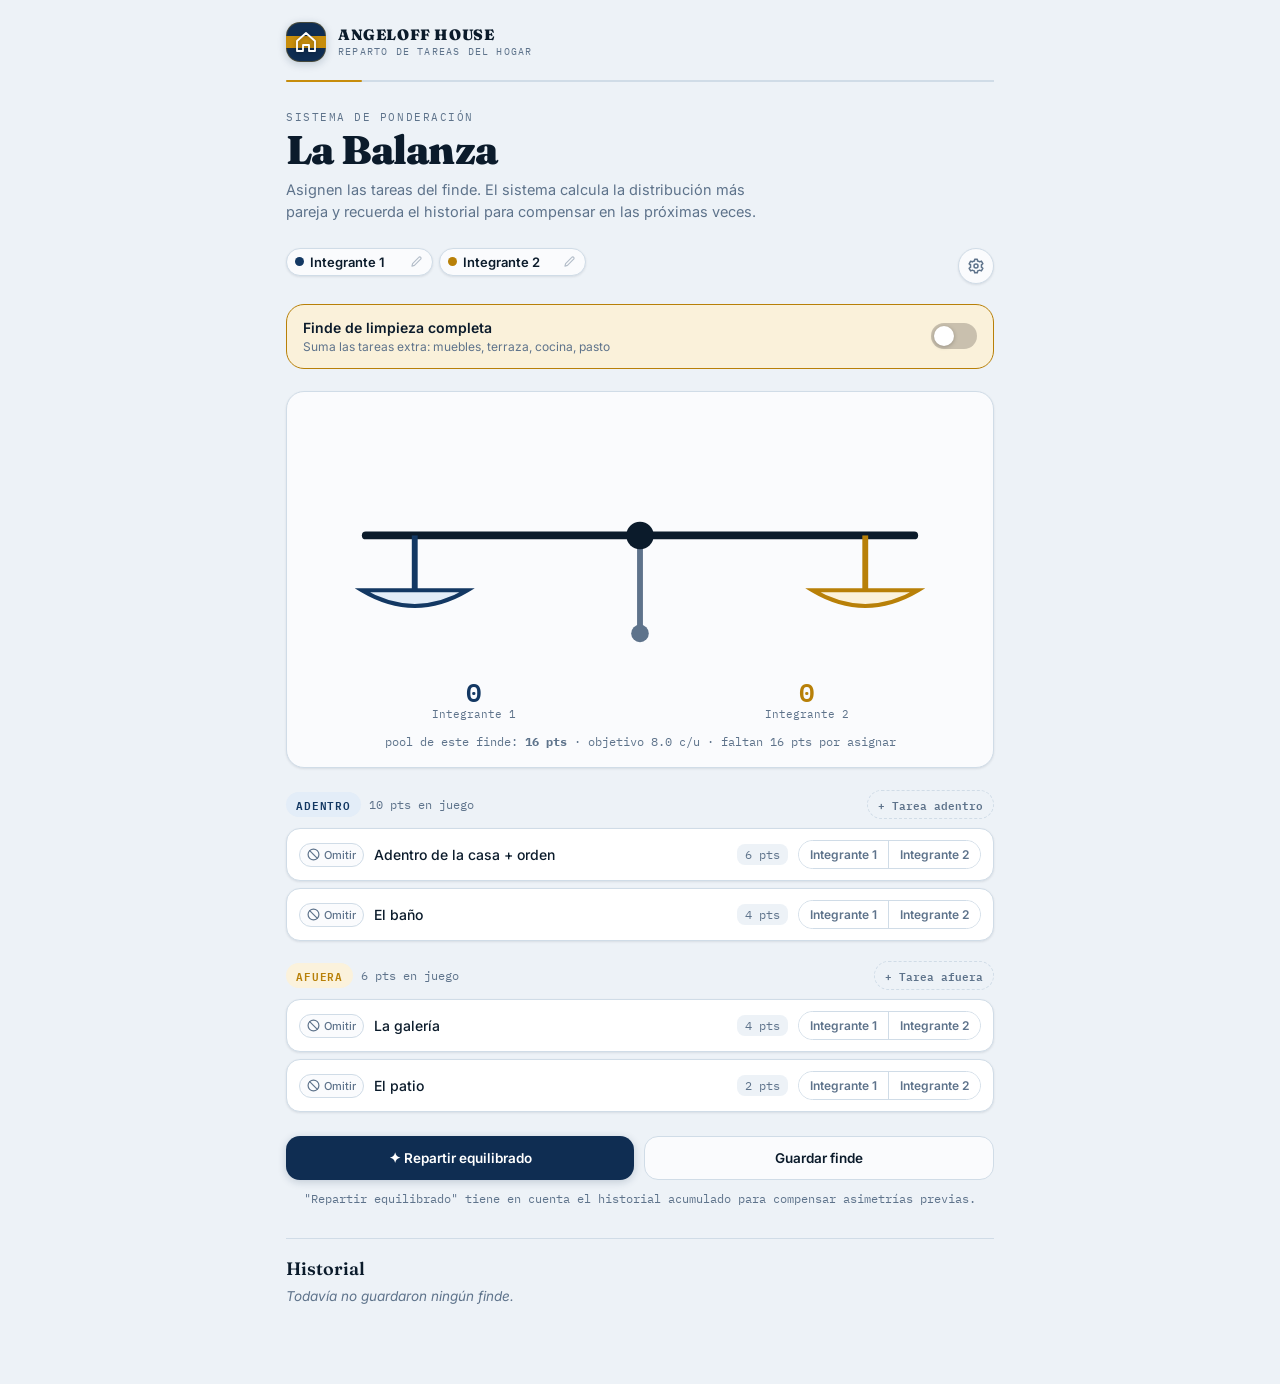
<file: index.html>
<!DOCTYPE html>
<html lang="es">
<head>
  <meta charset="UTF-8">
  <meta name="viewport" content="width=device-width, initial-scale=1.0">
  <title>La Balanza — Angeloff House</title>
  <meta name="description" content="Sistema de reparto equitativo de tareas del hogar para Angeloff House. La Balanza calcula la distribución más pareja y recuerda el historial para compensar cada finde.">
  <meta name="theme-color" content="#0F2D52">
  <link rel="preconnect" href="https://fonts.googleapis.com">
  <link href="https://fonts.googleapis.com/css2?family=Fraunces:opsz,wght@9..144,300;9..144,400;9..144,600;9..144,900&family=Inter:wght@400;500;600;700&family=IBM+Plex+Mono:wght@400;500;600&display=swap" rel="stylesheet">
  <link rel="stylesheet" href="css/main.css">
</head>
<body>
  <div id="app" role="main" aria-label="La Balanza — Reparto de tareas">Cargando…</div>
  <script type="module" src="js/app.js"></script>
</body>
</html>
</file>
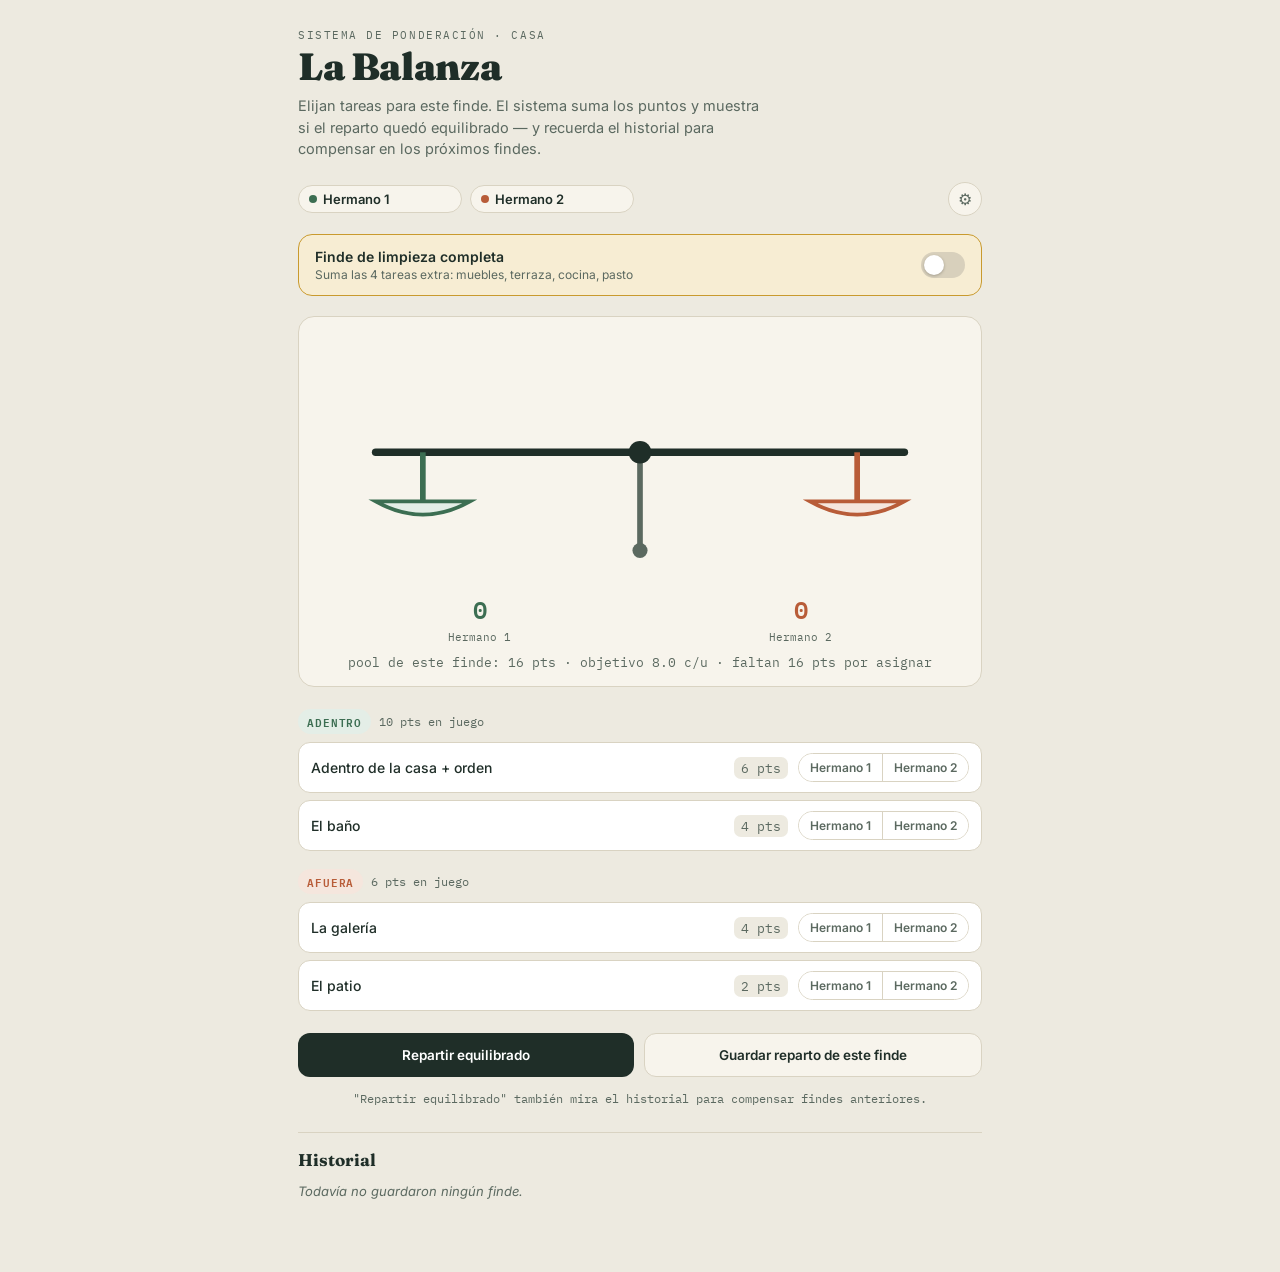
<file: balanza-tareas.html>
<!DOCTYPE html>
<html lang="es">
<head>
<meta charset="UTF-8">
<meta name="viewport" content="width=device-width, initial-scale=1.0">
<title>La Balanza — Reparto de tareas</title>
<link rel="preconnect" href="https://fonts.googleapis.com">
<link href="https://fonts.googleapis.com/css2?family=Fraunces:opsz,wght@9..144,400;9..144,600;9..144,900&family=Inter:wght@400;500;600;700&family=IBM+Plex+Mono:wght@500;600&display=swap" rel="stylesheet">
<style>
  :root{
    --bg:#EDEAE0;
    --paper:#F7F4EC;
    --ink:#1F2E28;
    --ink-soft:#5B6960;
    --adentro:#3C6E52;
    --adentro-soft:#E4EEE7;
    --afuera:#B85C38;
    --afuera-soft:#F5E6DD;
    --completa:#C99A2E;
    --completa-soft:#F7EDD3;
    --line:#D9D3C2;
    --white:#FFFFFF;
    --p0:#3C6E52;
    --p1:#B85C38;
  }
  *{box-sizing:border-box;}
  body{
    margin:0;
    background:var(--bg);
    color:var(--ink);
    font-family:'Inter',sans-serif;
    -webkit-font-smoothing:antialiased;
  }
  .app{
    max-width:720px;
    margin:0 auto;
    padding:28px 18px 60px;
  }
  .eyebrow{
    font-family:'IBM Plex Mono',monospace;
    font-size:11px;
    letter-spacing:.14em;
    text-transform:uppercase;
    color:var(--ink-soft);
    margin:0 0 6px;
  }
  h1{
    font-family:'Fraunces',serif;
    font-weight:900;
    font-size:38px;
    line-height:1.02;
    margin:0 0 8px;
    letter-spacing:-0.01em;
  }
  .sub{
    color:var(--ink-soft);
    font-size:14.5px;
    line-height:1.5;
    margin:0 0 22px;
    max-width:52ch;
  }

  /* ---- top bar: names + settings ---- */
  .topbar{
    display:flex;
    justify-content:space-between;
    align-items:center;
    gap:10px;
    margin-bottom:18px;
  }
  .names{
    display:flex;
    gap:8px;
    flex-wrap:wrap;
  }
  .name-chip{
    display:flex;
    align-items:center;
    gap:6px;
    background:var(--paper);
    border:1px solid var(--line);
    border-radius:999px;
    padding:5px 12px 5px 10px;
    font-size:13px;
    font-weight:600;
  }
  .name-chip .dot{width:8px;height:8px;border-radius:50%;flex:none;}
  .name-chip input{
    border:none;background:transparent;font:inherit;font-weight:600;
    width:auto; min-width:2ch; max-width:14ch; color:var(--ink);
    padding:0;
  }
  .name-chip input:focus{outline:none; border-bottom:1px solid var(--ink-soft);}
  .gear{
    border:1px solid var(--line);
    background:var(--paper);
    border-radius:999px;
    width:34px;height:34px;
    display:flex;align-items:center;justify-content:center;
    cursor:pointer;
    color:var(--ink-soft);
    flex:none;
  }
  .gear:hover{color:var(--ink);}

  /* ---- settings panel ---- */
  .settings{
    background:var(--paper);
    border:1px solid var(--line);
    border-radius:14px;
    padding:16px 18px;
    margin-bottom:20px;
    display:none;
  }
  .settings.open{display:block;}
  .settings h3{
    font-family:'Fraunces',serif;
    font-size:16px;
    margin:0 0 10px;
  }
  .weight-row{
    display:flex;
    align-items:center;
    justify-content:space-between;
    padding:7px 0;
    border-bottom:1px solid var(--line);
    font-size:13.5px;
  }
  .weight-row:last-child{border-bottom:none;}
  .weight-row input{
    width:52px;
    font-family:'IBM Plex Mono',monospace;
    font-size:13px;
    text-align:center;
    border:1px solid var(--line);
    border-radius:7px;
    padding:4px 2px;
    background:var(--white);
  }

  /* ---- toggle: completa ---- */
  .completa-toggle{
    display:flex;
    align-items:center;
    justify-content:space-between;
    background:var(--completa-soft);
    border:1px solid var(--completa);
    border-radius:14px;
    padding:13px 16px;
    margin-bottom:20px;
  }
  .completa-toggle .label{font-size:14px;font-weight:600;}
  .completa-toggle .label small{
    display:block;font-weight:400;color:var(--ink-soft);font-size:12px;margin-top:2px;
  }
  .switch{
    position:relative;width:44px;height:26px;flex:none;cursor:pointer;
  }
  .switch input{position:absolute;opacity:0;width:100%;height:100%;margin:0;cursor:pointer;}
  .switch .track{
    position:absolute;inset:0;background:#D8D0BC;border-radius:999px;transition:background .18s;
  }
  .switch .knob{
    position:absolute;top:3px;left:3px;width:20px;height:20px;border-radius:50%;
    background:var(--white);transition:transform .18s; box-shadow:0 1px 3px rgba(0,0,0,.25);
  }
  .switch input:checked + .track{background:var(--completa);}
  .switch input:checked + .track + .knob{transform:translateX(18px);}

  /* ---- balance beam (signature element) ---- */
  .beam-wrap{
    background:var(--paper);
    border:1px solid var(--line);
    border-radius:16px;
    padding:22px 20px 16px;
    margin-bottom:22px;
  }
  .beam-svg{width:100%;height:auto;display:block;}
  .beam-pivot{transform-origin:170px 60px; transition:transform .35s cubic-bezier(.34,1.4,.64,1);}
  .beam-nums{
    display:flex;justify-content:space-between;margin-top:6px;
    font-family:'IBM Plex Mono',monospace;
  }
  .beam-nums .side{text-align:center;flex:1;}
  .beam-nums .side .n{font-size:24px;font-weight:600;}
  .beam-nums .side .lbl{font-size:11px;color:var(--ink-soft);margin-top:2px;}
  .beam-status{
    text-align:center;font-size:12.5px;color:var(--ink-soft);margin-top:10px;
    font-family:'IBM Plex Mono',monospace;
  }

  /* ---- zone groups ---- */
  .zone{margin-bottom:18px;}
  .zone-head{
    display:flex;align-items:center;gap:8px;margin-bottom:8px;
  }
  .zone-head .tag{
    font-family:'IBM Plex Mono',monospace;
    font-size:11px;letter-spacing:.08em;text-transform:uppercase;
    padding:3px 9px;border-radius:999px;font-weight:600;
  }
  .zone-head.adentro .tag{background:var(--adentro-soft);color:var(--adentro);}
  .zone-head.afuera .tag{background:var(--afuera-soft);color:var(--afuera);}
  .zone-head .zsum{font-size:12px;color:var(--ink-soft);font-family:'IBM Plex Mono',monospace;}

  .task{
    display:flex;align-items:center;gap:10px;
    background:var(--white);
    border:1px solid var(--line);
    border-radius:12px;
    padding:10px 12px;
    margin-bottom:7px;
  }
  .task.completa-tag{border-left:3px solid var(--completa);}
  .task .tname{flex:1;font-size:14px;font-weight:500;}
  .task .tw{
    font-family:'IBM Plex Mono',monospace;
    font-size:12.5px;color:var(--ink-soft);
    background:var(--bg);border-radius:7px;padding:3px 7px;flex:none;
  }
  .assign{
    display:flex;border:1px solid var(--line);border-radius:999px;overflow:hidden;flex:none;
  }
  .assign button{
    border:none;background:var(--white);padding:6px 11px;font-size:12px;font-weight:600;
    cursor:pointer;color:var(--ink-soft);font-family:'Inter',sans-serif;
    border-right:1px solid var(--line);
  }
  .assign button:last-child{border-right:none;}
  .assign button.active-0{background:var(--adentro);color:var(--white);}
  .assign button.active-1{background:var(--afuera);color:var(--white);}

  /* ---- actions ---- */
  .actions{
    display:flex;gap:10px;margin:22px 0 10px;flex-wrap:wrap;
  }
  .btn{
    flex:1;min-width:150px;
    border:none;border-radius:12px;padding:13px 14px;
    font-family:'Inter',sans-serif;font-weight:600;font-size:13.5px;
    cursor:pointer;
  }
  .btn-primary{background:var(--ink);color:var(--white);}
  .btn-ghost{background:var(--paper);color:var(--ink);border:1px solid var(--line);}
  .btn:active{transform:translateY(1px);}

  /* ---- history ---- */
  .history{
    margin-top:26px;border-top:1px solid var(--line);padding-top:16px;
  }
  .history h3{
    font-family:'Fraunces',serif;font-size:17px;margin:0 0 4px;
  }
  .history .cum{
    display:flex;gap:16px;margin:10px 0 14px;
    font-family:'IBM Plex Mono',monospace;font-size:13px;
  }
  .history .cum span b{display:block;font-size:19px;}
  .hist-row{
    display:flex;justify-content:space-between;font-size:12.5px;
    padding:7px 0;border-bottom:1px solid var(--line);color:var(--ink-soft);
  }
  .hist-row:last-child{border-bottom:none;}
  .hist-row b{color:var(--ink);font-weight:600;}
  .empty-hist{font-size:13px;color:var(--ink-soft);font-style:italic;}

  .status-line{
    font-size:11.5px;color:var(--ink-soft);text-align:center;margin-top:14px;
    font-family:'IBM Plex Mono',monospace;
  }

  @media (max-width:420px){
    h1{font-size:30px;}
    .assign button{padding:6px 8px;font-size:11px;}
  }
</style>
</head>
<body>
<div class="app" id="app">Cargando…</div>

<script>
(function(){

const TASKS = [
  {id:'adentro_orden', name:'Adentro de la casa + orden', zone:'adentro', kind:'generica'},
  {id:'baño',           name:'El baño',                     zone:'adentro', kind:'generica'},
  {id:'muebles',         name:'Los muebles (sin piezas)',    zone:'adentro', kind:'completa'},
  {id:'galeria',         name:'La galería',                  zone:'afuera',  kind:'generica'},
  {id:'patio',           name:'El patio',                    zone:'afuera',  kind:'generica'},
  {id:'terraza',         name:'La terraza',                  zone:'afuera',  kind:'completa'},
  {id:'cocina',          name:'La cocina',                    zone:'afuera',  kind:'completa'},
  {id:'pasto',           name:'Cortar el pasto',              zone:'afuera',  kind:'completa'},
];

const DEFAULT_WEIGHTS = {
  adentro_orden:6, baño:4, muebles:2, galeria:4, patio:2, terraza:3, cocina:2, pasto:2
};
const DEFAULT_NAMES = ['Hermano 1','Hermano 2'];

let state = {
  weights: {...DEFAULT_WEIGHTS},
  names: [...DEFAULT_NAMES],
  isCompleta: false,
  assign: {},        // taskId -> -1 (sin asignar) | 0 | 1
  history: [],        // {date, completa, totals:[a,b], names:[..]}
  settingsOpen: false,
  loaded: false,
};

TASKS.forEach(t => state.assign[t.id] = -1);

const app = document.getElementById('app');

function visibleTasks(){
  return TASKS.filter(t => t.kind === 'generica' || (state.isCompleta && t.kind === 'completa'));
}

function totals(){
  const t = [0,0];
  visibleTasks().forEach(task=>{
    const a = state.assign[task.id];
    if(a===0 || a===1) t[a] += Number(state.weights[task.id])||0;
  });
  return t;
}

function totalPool(){
  return visibleTasks().reduce((s,t)=> s + (Number(state.weights[t.id])||0), 0);
}

function cumulative(){
  const c=[0,0];
  state.history.forEach(h=>{ c[0]+=h.totals[0]; c[1]+=h.totals[1]; });
  return c;
}

function autoBalance(){
  const tasks = visibleTasks();
  const n = tasks.length;
  if(n===0) return;
  const cum = cumulative();
  // bias: start from cumulative gap so this session compensates history
  const bias = cum[0]-cum[1];
  let best=null, bestDiff=Infinity;
  const lim = 1<<n;
  for(let mask=0; mask<lim; mask++){
    let s0=0,s1=0;
    for(let i=0;i<n;i++){
      const w = Number(state.weights[tasks[i].id])||0;
      if(mask & (1<<i)) s0+=w; else s1+=w;
    }
    const diff = Math.abs((s0+bias)-s1);
    if(diff<bestDiff){ bestDiff=diff; best=mask; }
  }
  tasks.forEach((t,i)=>{ state.assign[t.id] = (best & (1<<i)) ? 0 : 1; });
  render();
}

function resetAssignments(){
  TASKS.forEach(t=> state.assign[t.id] = -1);
  render();
}

function saveSession(){
  const t = totals();
  if(t[0]===0 && t[1]===0){ return; }
  state.history.unshift({
    date: new Date().toLocaleDateString('es-AR', {day:'2-digit',month:'short'}),
    completa: state.isCompleta,
    totals: t,
    names: [...state.names],
  });
  state.history = state.history.slice(0,25);
  persist();
  resetAssignments();
}

async function persist(){
  try{
    await window.storage.set('config', JSON.stringify({weights:state.weights, names:state.names}), false);
    await window.storage.set('history', JSON.stringify(state.history), false);
  }catch(e){ console.error('storage error', e); }
}

async function load(){
  try{
    const cfg = await window.storage.get('config', false);
    if(cfg && cfg.value){
      const parsed = JSON.parse(cfg.value);
      if(parsed.weights) state.weights = {...DEFAULT_WEIGHTS, ...parsed.weights};
      if(parsed.names) state.names = parsed.names;
    }
  }catch(e){ /* no config yet */ }
  try{
    const hist = await window.storage.get('history', false);
    if(hist && hist.value){ state.history = JSON.parse(hist.value); }
  }catch(e){ /* no history yet */ }
  state.loaded = true;
  render();
}

function setAssign(taskId, val){
  state.assign[taskId] = (state.assign[taskId]===val) ? -1 : val;
  render();
}

function beamAngle(){
  const t = totals();
  const pool = totalPool() || 1;
  const diff = t[0]-t[1];
  const angle = Math.max(-14, Math.min(14, (diff/pool)*28));
  return angle;
}

function render(){
  const t = totals();
  const pool = totalPool();
  const angle = beamAngle();
  const cum = cumulative();
  const vt = visibleTasks();

  const adentroTasks = vt.filter(x=>x.zone==='adentro');
  const afueraTasks = vt.filter(x=>x.zone==='afuera');
  const adentroSum = adentroTasks.reduce((s,x)=>s+(Number(state.weights[x.id])||0),0);
  const afueraSum = afueraTasks.reduce((s,x)=>s+(Number(state.weights[x.id])||0),0);

  function taskRow(task){
    const w = state.weights[task.id];
    const a = state.assign[task.id];
    return `
      <div class="task ${task.kind==='completa'?'completa-tag':''}">
        <div class="tname">${task.name}</div>
        <div class="tw">${w} pt${w==1?'':'s'}</div>
        <div class="assign">
          <button data-task="${task.id}" data-val="0" class="${a===0?'active-0':''}">${state.names[0]}</button>
          <button data-task="${task.id}" data-val="1" class="${a===1?'active-1':''}">${state.names[1]}</button>
        </div>
      </div>`;
  }

  app.innerHTML = `
    <p class="eyebrow">Sistema de ponderación · casa</p>
    <h1>La Balanza</h1>
    <p class="sub">Elijan tareas para este finde. El sistema suma los puntos y muestra si el reparto quedó equilibrado — y recuerda el historial para compensar en los próximos findes.</p>

    <div class="topbar">
      <div class="names">
        <div class="name-chip"><span class="dot" style="background:var(--p0)"></span><input id="name0" value="${state.names[0]}" maxlength="16"></div>
        <div class="name-chip"><span class="dot" style="background:var(--p1)"></span><input id="name1" value="${state.names[1]}" maxlength="16"></div>
      </div>
      <div class="gear" id="gearBtn" title="Editar pesos">⚙</div>
    </div>

    <div class="settings ${state.settingsOpen?'open':''}" id="settingsPanel">
      <h3>Pesos de cada tarea</h3>
      ${TASKS.map(t=>`
        <div class="weight-row">
          <span>${t.name} <span style="color:var(--ink-soft)">(${t.zone}, ${t.kind==='completa'?'completa':'genérica'})</span></span>
          <input type="number" min="0" step="1" data-weight="${t.id}" value="${state.weights[t.id]}">
        </div>`).join('')}
    </div>

    <div class="completa-toggle">
      <div class="label">Finde de limpieza completa
        <small>Suma las 4 tareas extra: muebles, terraza, cocina, pasto</small>
      </div>
      <label class="switch">
        <input type="checkbox" id="completaSwitch" ${state.isCompleta?'checked':''}>
        <span class="track"></span><span class="knob"></span>
      </label>
    </div>

    <div class="beam-wrap">
      <svg class="beam-svg" viewBox="0 0 340 130">
        <line x1="170" y1="60" x2="170" y2="112" stroke="var(--ink-soft)" stroke-width="3"/>
        <circle cx="170" cy="112" r="4" fill="var(--ink-soft)"/>
        <g class="beam-pivot" style="transform:rotate(${angle}deg)">
          <line x1="30" y1="60" x2="310" y2="60" stroke="var(--ink)" stroke-width="4" stroke-linecap="round"/>
          <line x1="55" y1="60" x2="55" y2="86" stroke="var(--p0)" stroke-width="3"/>
          <line x1="285" y1="60" x2="285" y2="86" stroke="var(--p1)" stroke-width="3"/>
          <path d="M 30 86 Q 55 100 80 86 Z" fill="var(--adentro-soft)" stroke="var(--p0)" stroke-width="2"/>
          <path d="M 260 86 Q 285 100 310 86 Z" fill="var(--afuera-soft)" stroke="var(--p1)" stroke-width="2"/>
        </g>
        <circle cx="170" cy="60" r="6" fill="var(--ink)"/>
      </svg>
      <div class="beam-nums">
        <div class="side"><div class="n" style="color:var(--p0)">${t[0]}</div><div class="lbl">${state.names[0]}</div></div>
        <div class="side"><div class="n" style="color:var(--p1)">${t[1]}</div><div class="lbl">${state.names[1]}</div></div>
      </div>
      <div class="beam-status">
        ${pool ? `pool de este finde: ${pool} pts · objetivo ${(pool/2).toFixed(1)} c/u` : 'sin tareas asignadas todavía'}
        ${t[0]+t[1] < pool ? ` · faltan ${pool-t[0]-t[1]} pts por asignar` : ''}
      </div>
    </div>

    <div class="zone">
      <div class="zone-head adentro"><span class="tag">Adentro</span><span class="zsum">${adentroSum} pts en juego</span></div>
      ${adentroTasks.map(taskRow).join('')}
    </div>
    <div class="zone">
      <div class="zone-head afuera"><span class="tag">Afuera</span><span class="zsum">${afueraSum} pts en juego</span></div>
      ${afueraTasks.map(taskRow).join('')}
    </div>

    <div class="actions">
      <button class="btn btn-primary" id="autoBtn">Repartir equilibrado</button>
      <button class="btn btn-ghost" id="saveBtn">Guardar reparto de este finde</button>
    </div>
    <div class="status-line">"Repartir equilibrado" también mira el historial para compensar findes anteriores.</div>

    <div class="history">
      <h3>Historial</h3>
      ${state.history.length ? `
        <div class="cum">
          <span style="color:var(--p0)">${state.names[0]}<b>${cum[0]}</b></span>
          <span style="color:var(--p1)">${state.names[1]}<b>${cum[1]}</b></span>
        </div>
        ${state.history.map(h=>`
          <div class="hist-row">
            <span>${h.date} ${h.completa?'· completa':''}</span>
            <span><b style="color:var(--p0)">${h.totals[0]}</b> / <b style="color:var(--p1)">${h.totals[1]}</b></span>
          </div>`).join('')}
      ` : `<p class="empty-hist">Todavía no guardaron ningún finde.</p>`}
    </div>
  `;

  // listeners
  document.getElementById('gearBtn').onclick = ()=>{ state.settingsOpen=!state.settingsOpen; render(); };
  document.getElementById('completaSwitch').onchange = (e)=>{ state.isCompleta = e.target.checked; render(); };
  document.getElementById('autoBtn').onclick = autoBalance;
  document.getElementById('saveBtn').onclick = saveSession;
  document.getElementById('name0').onchange = (e)=>{ state.names[0]=e.target.value||DEFAULT_NAMES[0]; persist(); render(); };
  document.getElementById('name1').onchange = (e)=>{ state.names[1]=e.target.value||DEFAULT_NAMES[1]; persist(); render(); };

  app.querySelectorAll('[data-weight]').forEach(inp=>{
    inp.onchange = (e)=>{
      const id = e.target.getAttribute('data-weight');
      state.weights[id] = Math.max(0, Number(e.target.value)||0);
      persist(); render();
    };
  });
  app.querySelectorAll('.assign button').forEach(btn=>{
    btn.onclick = ()=> setAssign(btn.getAttribute('data-task'), Number(btn.getAttribute('data-val')));
  });
}

render();
load();
})();
</script>
</body>
</html>
</file>
<file: css/main.css>
/* ─── Reset & tokens ──────────────────────────────────────────────────────── */
:root {
  /* Fondo sutil grisáceo con dejo azulado frío y limpio */
  --bg:            #EDF2F7;
  --paper:         #FAFBFD;
  --paper-dark:    #E2E9F2;
  --ink:           #0B1B2B; /* Azul noche muy oscuro (casi negro con alma azul) */
  --ink-mid:       #273C54; /* Azul pizarra elegante */
  --ink-soft:      #5E738B; /* Gris azulado sutil */
  --line:          #D0DCE7; /* Borde gris perla azulado */
  --white:         #FFFFFF;

  /* Identidad Xeneize refinada (azul noche y oro cálido no estridente) */
  --xeneize-blue:  #0F2D52;
  --xeneize-gold:  #C78D0C;
  --completa:      #B88008;
  --completa-soft: #FAF1DA;

  /* Personas 0-4 (0 = Azul Boca, 1 = Oro Boca, 2-4 = tonalidades armoniosas) */
  --p0: #133863; --p0-soft: #E3EDF8;
  --p1: #B88008; --p1-soft: #FBF2DC;
  --p2: #1E4C7C; --p2-soft: #E5EFF9;
  --p3: #9E6E0C; --p3-soft: #F8EED8;
  --p4: #2C5D88; --p4-soft: #E7F0FA;

  --radius-sm:  8px;
  --radius-md:  14px;
  --radius-lg:  18px;
  --radius-xl:  24px;
  --radius-pill: 999px;

  --shadow-sm: 0 1px 3px rgba(11,27,43,.06), 0 1px 2px rgba(11,27,43,.04);
  --shadow-md: 0 4px 12px rgba(11,27,43,.08), 0 2px 4px rgba(11,27,43,.04);
  --shadow-lg: 0 8px 28px rgba(11,27,43,.12), 0 4px 8px rgba(11,27,43,.06);

  --ease-spring: cubic-bezier(.34,1.4,.64,1);
  --ease-out:    cubic-bezier(.22,1,.36,1);
}

*, *::before, *::after { box-sizing: border-box; margin: 0; padding: 0; }

html { scroll-behavior: smooth; }

body {
  background: var(--bg);
  color: var(--ink);
  font-family: 'Inter', system-ui, sans-serif;
  -webkit-font-smoothing: antialiased;
  min-height: 100dvh;
}

/* ─── App shell ───────────────────────────────────────────────────────────── */
#app {
  max-width: 740px;
  margin: 0 auto;
  padding: 0 16px 80px;
}

/* ─── Branding header ─────────────────────────────────────────────────────── */
.brand-header {
  display: flex;
  align-items: center;
  gap: 12px;
  padding: 22px 0 18px;
  border-bottom: 2px solid var(--line);
  position: relative;
  margin-bottom: 28px;
}

/* Micro-detalle sutil de la franja dorada en el borde inferior */
.brand-header::after {
  content: '';
  position: absolute;
  bottom: -2px;
  left: 0;
  width: 76px;
  height: 2px;
  background: var(--xeneize-gold);
  border-radius: 999px;
}

.brand-logo {
  width: 40px; height: 40px;
  /* Icono con sutil bandera azul y oro clásica de fondo */
  background: linear-gradient(180deg, #0F2D52 0%, #0F2D52 33%, #C78D0C 33%, #C78D0C 67%, #0F2D52 67%, #0F2D52 100%);
  border-radius: var(--radius-md);
  display: flex; align-items: center; justify-content: center;
  flex: none;
  box-shadow: 0 2px 8px rgba(15,45,82,.22);
  border: 1px solid rgba(199,141,12,.3);
}

.brand-logo svg { display: block; filter: drop-shadow(0 1px 2px rgba(0,0,0,.35)); }

.brand-text { flex: 1; }

.brand-name {
  font-family: 'Fraunces', serif;
  font-weight: 900;
  font-size: 15px;
  letter-spacing: .04em;
  line-height: 1;
  color: var(--ink);
  text-transform: uppercase;
}

.brand-sub {
  font-family: 'IBM Plex Mono', monospace;
  font-size: 10px;
  letter-spacing: .12em;
  text-transform: uppercase;
  color: var(--ink-soft);
  margin-top: 3px;
}

/* ─── Page title ──────────────────────────────────────────────────────────── */
.page-eyebrow {
  font-family: 'IBM Plex Mono', monospace;
  font-size: 11px;
  letter-spacing: .14em;
  text-transform: uppercase;
  color: var(--ink-soft);
  margin-bottom: 6px;
}

h1 {
  font-family: 'Fraunces', serif;
  font-weight: 900;
  font-size: 40px;
  line-height: 1.02;
  letter-spacing: -.02em;
  margin-bottom: 8px;
}

.page-sub {
  color: var(--ink-soft);
  font-size: 14.5px;
  line-height: 1.55;
  max-width: 54ch;
  margin-bottom: 24px;
}

/* ─── Top bar: name chips + gear ──────────────────────────────────────────── */
.topbar {
  display: flex;
  justify-content: space-between;
  align-items: flex-start;
  gap: 10px;
  margin-bottom: 20px;
}

.names-wrap {
  display: flex;
  flex-wrap: wrap;
  gap: 6px;
}

.name-chip {
  cursor: text;
  display: flex;
  align-items: center;
  gap: 6px;
  background: var(--paper);
  border: 1px solid var(--line);
  border-radius: var(--radius-pill);
  padding: 5px 10px 5px 8px;
  font-size: 13px;
  font-weight: 600;
  box-shadow: var(--shadow-sm);
  transition: box-shadow .15s, border-color .15s;
}

.name-chip:hover {
  border-color: var(--xeneize-gold);
}

.name-chip:focus-within {
  border-color: var(--xeneize-gold);
  box-shadow: 0 0 0 2px rgba(199, 141, 12, 0.25);
}

.name-chip .dot {
  width: 9px; height: 9px;
  border-radius: 50%;
  flex: none;
}

.name-chip input {
  border: none;
  background: transparent;
  font: inherit;
  font-weight: 600;
  width: 95px;
  color: var(--ink);
  padding: 0;
  cursor: text;
}

.name-chip input:focus { outline: none; }

.name-chip .chip-edit-icon {
  color: var(--ink-soft);
  opacity: 0.45;
  transition: opacity .15s, color .15s;
  flex: none;
}

.name-chip:hover .chip-edit-icon,
.name-chip:focus-within .chip-edit-icon {
  opacity: 1;
  color: var(--xeneize-gold);
}

.gear-btn {
  border: 1px solid var(--line);
  background: var(--paper);
  border-radius: var(--radius-pill);
  width: 36px; height: 36px;
  display: flex; align-items: center; justify-content: center;
  cursor: pointer;
  color: var(--ink-soft);
  flex: none;
  box-shadow: var(--shadow-sm);
  transition: color .15s, background .15s, transform .2s;
}

.gear-btn:hover { color: var(--xeneize-blue); background: var(--paper-dark); }
.gear-btn.active { background: var(--xeneize-blue); color: var(--white); }
.gear-btn svg { transition: transform .4s var(--ease-spring); }
.gear-btn.active svg { transform: rotate(90deg); }

/* ─── Settings panel ──────────────────────────────────────────────────────── */
.settings-panel {
  background: var(--paper);
  border: 1px solid var(--line);
  border-radius: var(--radius-lg);
  padding: 18px 20px;
  margin-bottom: 22px;
  display: none;
  box-shadow: var(--shadow-md);
  animation: slideDown .2s var(--ease-out) both;
}

.settings-panel.open { display: block; }

@keyframes slideDown {
  from { opacity: 0; transform: translateY(-6px); }
  to   { opacity: 1; transform: translateY(0); }
}

.settings-panel h3 {
  font-family: 'Fraunces', serif;
  font-size: 15px;
  font-weight: 600;
  margin-bottom: 12px;
  color: var(--ink);
}

/* Number of people */
.people-row {
  display: flex;
  align-items: center;
  justify-content: space-between;
  padding: 10px 0 12px;
  border-bottom: 1px solid var(--line);
  margin-bottom: 10px;
  gap: 12px;
}

.people-row .label { font-size: 14px; font-weight: 500; }
.people-row .label small {
  display: block;
  font-size: 11.5px;
  color: var(--ink-soft);
  font-weight: 400;
  margin-top: 1px;
}

.stepper {
  display: flex;
  align-items: center;
  gap: 10px;
  background: var(--bg);
  border: 1px solid var(--line);
  border-radius: var(--radius-pill);
  padding: 3px 8px;
}

.stepper button {
  border: none;
  background: none;
  font-size: 18px;
  font-weight: 700;
  color: var(--ink);
  cursor: pointer;
  width: 26px; height: 26px;
  display: flex; align-items: center; justify-content: center;
  border-radius: 50%;
  transition: background .12s;
  line-height: 1;
}

.stepper button:hover { background: var(--line); }
.stepper button:disabled { opacity: .3; cursor: not-allowed; }

.stepper .count {
  font-family: 'IBM Plex Mono', monospace;
  font-size: 16px;
  font-weight: 600;
  min-width: 18px;
  text-align: center;
}

/* Names settings list */
.settings-section-subtitle {
  font-family: 'IBM Plex Mono', monospace;
  font-size: 11px;
  letter-spacing: .08em;
  text-transform: uppercase;
  color: var(--ink-soft);
  margin: 14px 0 8px;
  display: block;
}

.names-settings-list {
  display: flex;
  flex-direction: column;
  gap: 8px;
  margin-bottom: 14px;
  padding-bottom: 12px;
  border-bottom: 1px solid var(--line);
}

.name-setting-row {
  display: flex;
  align-items: center;
  gap: 8px;
}

.name-setting-row .dot {
  width: 9px; height: 9px;
  border-radius: 50%;
  flex: none;
}

.name-setting-row input {
  flex: 1;
  font-family: 'Inter', sans-serif;
  font-size: 13px;
  font-weight: 500;
  border: 1px solid var(--line);
  border-radius: var(--radius-sm);
  padding: 6px 10px;
  background: var(--white);
  color: var(--ink);
  transition: border-color .15s;
}

.name-setting-row input:focus {
  outline: none;
  border-color: var(--xeneize-gold);
}

/* Weight rows */
.weight-row {
  display: flex;
  align-items: center;
  justify-content: space-between;
  padding: 8px 0;
  border-bottom: 1px solid var(--line);
  font-size: 13.5px;
  gap: 10px;
}

.weight-row:last-child { border-bottom: none; }

.weight-row .wlabel { flex: 1; }
.weight-row .wlabel small { font-size: 11px; color: var(--ink-soft); }

.weight-row input[type="number"] {
  width: 56px;
  font-family: 'IBM Plex Mono', monospace;
  font-size: 13px;
  text-align: center;
  border: 1px solid var(--line);
  border-radius: var(--radius-sm);
  padding: 5px 2px;
  background: var(--white);
  color: var(--ink);
  transition: border-color .15s;
}

.weight-row input[type="number"]:focus {
  outline: none;
  border-color: var(--xeneize-gold);
}

.weight-row-right {
  display: flex;
  align-items: center;
  gap: 8px;
}

.btn-del-task {
  border: none;
  background: none;
  color: var(--ink-soft);
  cursor: pointer;
  font-size: 13px;
  padding: 4px 6px;
  border-radius: var(--radius-sm);
  transition: color .12s, background .12s;
  line-height: 1;
}

.btn-del-task:hover {
  color: #C0392B;
  background: #FDEDEC;
}

/* ─── Add task box in settings ────────────────────────────────────────────── */
.add-task-box {
  background: var(--bg);
  border: 1px dashed var(--line);
  border-radius: var(--radius-md);
  padding: 14px;
  margin-top: 14px;
}

.add-task-title {
  font-size: 12px;
  font-weight: 700;
  font-family: 'IBM Plex Mono', monospace;
  text-transform: uppercase;
  letter-spacing: .06em;
  color: var(--ink-mid);
  margin-bottom: 10px;
  display: block;
}

.add-task-input {
  width: 100%;
  font-family: 'Inter', sans-serif;
  font-size: 13.5px;
  border: 1px solid var(--line);
  border-radius: var(--radius-sm);
  padding: 8px 12px;
  background: var(--white);
  color: var(--ink);
  margin-bottom: 10px;
  transition: border-color .15s;
}

.add-task-input:focus {
  outline: none;
  border-color: var(--xeneize-gold);
}

.add-task-options {
  display: flex;
  gap: 10px;
  flex-wrap: wrap;
  margin-bottom: 12px;
}

.option-group {
  display: flex;
  flex-direction: column;
  gap: 4px;
  flex: 1;
  min-width: 110px;
}

.opt-label {
  font-size: 11px;
  font-weight: 600;
  font-family: 'IBM Plex Mono', monospace;
  color: var(--ink-soft);
  text-transform: uppercase;
}

.add-task-select,
.add-task-weight {
  font-family: 'Inter', sans-serif;
  font-size: 13px;
  border: 1px solid var(--line);
  border-radius: var(--radius-sm);
  padding: 6px 8px;
  background: var(--white);
  color: var(--ink);
  transition: border-color .15s;
}

.add-task-select:focus,
.add-task-weight:focus {
  outline: none;
  border-color: var(--xeneize-gold);
}

.add-task-weight {
  font-family: 'IBM Plex Mono', monospace;
  text-align: center;
  width: 100%;
}

.btn-add-task {
  width: 100%;
  border: none;
  background: var(--xeneize-blue);
  color: var(--white);
  font-family: 'Inter', sans-serif;
  font-weight: 600;
  font-size: 13px;
  padding: 9px 14px;
  border-radius: var(--radius-sm);
  cursor: pointer;
  transition: background .15s, opacity .15s;
}

.btn-add-task:hover {
  background: #153A66;
}

.btn-add-task:active {
  opacity: .9;
}

.zone-header-btn {
  border: 1px dashed var(--line);
  background: transparent;
  color: var(--ink-soft);
  font-family: 'IBM Plex Mono', monospace;
  font-size: 11px;
  font-weight: 600;
  padding: 4px 10px;
  border-radius: var(--radius-pill);
  cursor: pointer;
  margin-left: auto;
  transition: all .15s;
}

.zone-header-btn:hover {
  background: var(--white);
  color: var(--xeneize-blue);
  border-color: var(--xeneize-gold);
}

/* ─── Completa toggle ─────────────────────────────────────────────────────── */
.completa-toggle {
  display: flex;
  align-items: center;
  justify-content: space-between;
  gap: 14px;
  background: var(--completa-soft);
  border: 1px solid var(--completa);
  border-radius: var(--radius-lg);
  padding: 14px 16px;
  margin-bottom: 22px;
  transition: background .2s;
}

.completa-toggle .ct-label {
  font-size: 14px;
  font-weight: 600;
}

.completa-toggle .ct-label small {
  display: block;
  font-weight: 400;
  font-size: 12px;
  color: var(--ink-soft);
  margin-top: 3px;
}

.switch {
  position: relative;
  width: 46px; height: 26px;
  flex: none;
  cursor: pointer;
}

.switch input {
  position: absolute;
  opacity: 0;
  width: 100%; height: 100%;
  margin: 0;
  cursor: pointer;
}

.switch .track {
  position: absolute;
  inset: 0;
  background: #C9C0AE;
  border-radius: var(--radius-pill);
  transition: background .18s;
}

.switch .knob {
  position: absolute;
  top: 3px; left: 3px;
  width: 20px; height: 20px;
  border-radius: 50%;
  background: var(--white);
  box-shadow: 0 1px 4px rgba(0,0,0,.25);
  transition: transform .18s var(--ease-spring);
}

.switch input:checked ~ .track { background: var(--completa); }
.switch input:checked ~ .knob  { transform: translateX(20px); }

/* ─── Balance visualisation ───────────────────────────────────────────────── */
.balance-wrap {
  background: var(--paper);
  border: 1px solid var(--line);
  border-radius: var(--radius-lg);
  padding: 22px 20px 16px;
  margin-bottom: 22px;
  box-shadow: var(--shadow-sm);
}

/* SVG beam (2 personas) */
.beam-svg { width: 100%; height: auto; display: block; }
.beam-pivot {
  transform-origin: 170px 62px;
  transition: transform .4s var(--ease-spring);
}

.beam-nums {
  display: flex;
  justify-content: space-between;
  margin-top: 10px;
  font-family: 'IBM Plex Mono', monospace;
}

.beam-nums .side { text-align: center; flex: 1; }
.beam-nums .side .n { font-size: 26px; font-weight: 600; line-height: 1; }
.beam-nums .side .lbl { font-size: 11px; color: var(--ink-soft); margin-top: 3px; }

/* Bar chart (3+ personas) */
.bars-wrap { display: flex; flex-direction: column; gap: 10px; }

.bar-row { display: flex; align-items: center; gap: 12px; }

.bar-label {
  width: 90px;
  font-size: 13px;
  font-weight: 600;
  text-align: right;
  white-space: nowrap;
  overflow: hidden;
  text-overflow: ellipsis;
  flex: none;
}

.bar-track {
  flex: 1;
  height: 28px;
  background: var(--bg);
  border-radius: var(--radius-pill);
  overflow: hidden;
  position: relative;
  border: 1px solid var(--line);
}

.bar-fill {
  height: 100%;
  border-radius: var(--radius-pill);
  transition: width .4s var(--ease-out);
  min-width: 0;
}

.bar-pts {
  font-family: 'IBM Plex Mono', monospace;
  font-size: 13px;
  font-weight: 600;
  width: 36px;
  flex: none;
}

.balance-status {
  text-align: center;
  font-size: 12px;
  color: var(--ink-soft);
  margin-top: 12px;
  font-family: 'IBM Plex Mono', monospace;
  line-height: 1.5;
}

/* ─── Proposal card ───────────────────────────────────────────────────────── */
.proposal-card {
  background: var(--completa-soft);
  border: 1.5px solid var(--completa);
  border-radius: var(--radius-lg);
  padding: 16px 18px;
  margin-bottom: 18px;
  animation: slideDown .22s var(--ease-out) both;
  box-shadow: var(--shadow-sm);
}

.proposal-header {
  display: flex;
  align-items: center;
  justify-content: space-between;
  gap: 10px;
  margin-bottom: 12px;
}

.proposal-title {
  font-family: 'Fraunces', serif;
  font-size: 15px;
  font-weight: 600;
}

.proposal-title small {
  display: block;
  font-family: 'Inter', sans-serif;
  font-size: 12px;
  color: var(--ink-soft);
  font-weight: 400;
  margin-top: 2px;
}

.proposal-persons { display: flex; flex-direction: column; gap: 8px; }

.proposal-person {
  display: flex;
  align-items: flex-start;
  gap: 10px;
}

.proposal-person .pp-dot {
  width: 10px; height: 10px;
  border-radius: 50%;
  flex: none;
  margin-top: 4px;
}

.proposal-person .pp-name {
  font-size: 13px;
  font-weight: 700;
  flex: none;
  min-width: 72px;
}

.proposal-person .pp-tasks {
  font-size: 13px;
  color: var(--ink-mid);
  flex: 1;
  line-height: 1.5;
}

.proposal-person .pp-pts {
  font-family: 'IBM Plex Mono', monospace;
  font-size: 13px;
  font-weight: 600;
  flex: none;
}

.proposal-actions {
  display: flex;
  gap: 8px;
  margin-top: 14px;
}

.proposal-actions button {
  flex: 1;
  border: none;
  border-radius: var(--radius-md);
  padding: 10px 14px;
  font-family: 'Inter', sans-serif;
  font-weight: 600;
  font-size: 13px;
  cursor: pointer;
  transition: opacity .15s, transform .1s;
}

.proposal-actions button:active { transform: translateY(1px); opacity: .85; }

.btn-accept {
  background: var(--xeneize-blue);
  color: var(--white);
}

.btn-accept:hover {
  background: #153A66;
}

.btn-discard {
  background: var(--paper);
  color: var(--ink);
  border: 1px solid var(--line) !important;
}

.btn-discard:hover {
  background: var(--paper-dark);
}

/* ─── Zone groups & tasks ─────────────────────────────────────────────────── */
.zone { margin-bottom: 20px; }

.zone-head {
  display: flex;
  align-items: center;
  gap: 8px;
  margin-bottom: 9px;
}

.zone-tag {
  font-family: 'IBM Plex Mono', monospace;
  font-size: 10.5px;
  letter-spacing: .08em;
  text-transform: uppercase;
  font-weight: 600;
  padding: 3px 10px;
  border-radius: var(--radius-pill);
}

.zone-tag.adentro { background: var(--p0-soft); color: var(--p0); }
.zone-tag.afuera  { background: var(--p1-soft); color: var(--p1); }

.zone-sum {
  font-family: 'IBM Plex Mono', monospace;
  font-size: 11.5px;
  color: var(--ink-soft);
}

.task-card {
  display: flex;
  align-items: center;
  gap: 10px;
  background: var(--white);
  border: 1px solid var(--line);
  border-radius: var(--radius-md);
  padding: 11px 12px;
  margin-bottom: 7px;
  box-shadow: var(--shadow-sm);
  transition: border-color .15s, box-shadow .15s;
}

.task-card:hover { box-shadow: var(--shadow-md); }

.task-card.is-completa { border-left: 3px solid var(--completa); }

/* Glow when task is in proposal mode */
.task-card.proposed { border-color: var(--completa); }

/* Silenced / Omitted task card */
.task-card.is-silenced {
  background: #F1F5F9;
  border-color: #D6E0EA;
  border-style: dashed;
  opacity: 0.75;
}

.btn-silence-task {
  border: 1px solid var(--line);
  background: var(--paper);
  color: var(--ink-soft);
  font-family: 'Inter', sans-serif;
  font-size: 11px;
  font-weight: 500;
  padding: 4px 7px;
  border-radius: var(--radius-pill);
  cursor: pointer;
  display: flex;
  align-items: center;
  gap: 4px;
  flex: none;
  transition: all .15s;
}

.btn-silence-task:hover {
  border-color: #C0392B;
  color: #C0392B;
  background: #FDEDEC;
}

.btn-silence-task.silenced {
  background: #FDEDEC;
  border-color: #E6B0AA;
  color: #C0392B;
  font-weight: 600;
}

.btn-silence-task.silenced:hover {
  background: #FADBD8;
}

.task-name { flex: 1; font-size: 14px; font-weight: 500; line-height: 1.3; }

.task-name.task-name-silenced {
  text-decoration: line-through;
  color: var(--ink-soft);
}

.silenced-tag {
  display: block;
  font-size: 10px;
  color: #C0392B;
  font-family: 'IBM Plex Mono', monospace;
  letter-spacing: .02em;
  text-decoration: none;
  font-weight: 500;
  margin-top: 1px;
}

.task-weight {
  font-family: 'IBM Plex Mono', monospace;
  font-size: 12px;
  color: var(--ink-soft);
  background: var(--bg);
  border-radius: var(--radius-sm);
  padding: 3px 8px;
  flex: none;
}

.task-weight.task-weight-silenced {
  opacity: 0.6;
}

.silenced-status-note {
  color: #B88008;
  font-weight: 600;
}

/* assign buttons */
.assign-group {
  display: flex;
  border: 1px solid var(--line);
  border-radius: var(--radius-pill);
  overflow: hidden;
  flex: none;
}

.assign-btn {
  border: none;
  background: var(--white);
  padding: 6px 11px;
  font-size: 12px;
  font-weight: 600;
  cursor: pointer;
  color: var(--ink-soft);
  font-family: 'Inter', sans-serif;
  border-right: 1px solid var(--line);
  transition: background .12s, color .12s;
  white-space: nowrap;
}

.assign-btn:last-child { border-right: none; }

/* active states per person */
.assign-btn.active-0 { background: var(--p0); color: var(--white); }
.assign-btn.active-1 { background: var(--p1); color: var(--white); }
.assign-btn.active-2 { background: var(--p2); color: var(--white); }
.assign-btn.active-3 { background: var(--p3); color: var(--white); }
.assign-btn.active-4 { background: var(--p4); color: var(--white); }

/* ─── Action buttons ──────────────────────────────────────────────────────── */
.actions {
  display: flex;
  gap: 10px;
  margin: 24px 0 8px;
  flex-wrap: wrap;
}

.btn {
  flex: 1;
  min-width: 160px;
  border: none;
  border-radius: var(--radius-md);
  padding: 13px 16px;
  font-family: 'Inter', sans-serif;
  font-weight: 600;
  font-size: 13.5px;
  cursor: pointer;
  transition: opacity .15s, transform .1s, box-shadow .15s, background .15s;
}

.btn:active { transform: translateY(1px); opacity: .9; }

.btn-primary {
  background: var(--xeneize-blue);
  color: var(--white);
  box-shadow: 0 2px 8px rgba(15,45,82,.2);
}

.btn-primary:hover {
  background: #153A66;
  box-shadow: 0 4px 14px rgba(15,45,82,.28);
}

.btn-ghost {
  background: var(--paper);
  color: var(--ink);
  border: 1px solid var(--line);
}

.btn-ghost:hover {
  background: var(--paper-dark);
  border-color: var(--xeneize-blue);
  color: var(--xeneize-blue);
}

.btn:disabled {
  opacity: .4;
  cursor: not-allowed;
  transform: none !important;
}

.status-hint {
  font-size: 11.5px;
  color: var(--ink-soft);
  text-align: center;
  margin-top: 10px;
  font-family: 'IBM Plex Mono', monospace;
  line-height: 1.5;
}

/* ─── History section ─────────────────────────────────────────────────────── */
.history {
  margin-top: 30px;
  border-top: 1px solid var(--line);
  padding-top: 18px;
}

.history-title {
  font-family: 'Fraunces', serif;
  font-size: 18px;
  font-weight: 600;
  margin-bottom: 4px;
}

.cumulative {
  display: flex;
  flex-wrap: wrap;
  gap: 16px;
  margin: 12px 0 16px;
  font-family: 'IBM Plex Mono', monospace;
  font-size: 13px;
}

.cumulative .cum-item { line-height: 1.2; }
.cumulative .cum-item .cum-name { font-size: 11px; color: var(--ink-soft); }
.cumulative .cum-item .cum-val { font-size: 22px; font-weight: 600; display: block; }

.hist-row {
  display: flex;
  justify-content: space-between;
  align-items: center;
  font-size: 13px;
  padding: 8px 0;
  border-bottom: 1px solid var(--line);
  gap: 10px;
}

.hist-row:last-child { border-bottom: none; }

.hist-date { color: var(--ink-soft); flex: none; }

.hist-badge {
  font-size: 10px;
  font-family: 'IBM Plex Mono', monospace;
  letter-spacing: .06em;
  text-transform: uppercase;
  background: var(--completa-soft);
  color: var(--completa);
  border: 1px solid var(--completa);
  border-radius: var(--radius-pill);
  padding: 2px 7px;
  flex: none;
}

.hist-scores {
  display: flex;
  gap: 10px;
  flex-wrap: wrap;
  justify-content: flex-end;
}

.hist-score {
  font-family: 'IBM Plex Mono', monospace;
  font-size: 13px;
  font-weight: 600;
}

.hist-score .score-name {
  font-size: 10px;
  color: var(--ink-soft);
  font-weight: 400;
  display: block;
  text-align: right;
}

.hist-delete {
  border: none;
  background: none;
  color: var(--ink-soft);
  cursor: pointer;
  font-size: 14px;
  padding: 2px 4px;
  border-radius: var(--radius-sm);
  transition: color .12s, background .12s;
  flex: none;
}

.hist-delete:hover { color: #c0392b; background: #fdecea; }

.empty-hist {
  font-size: 13.5px;
  color: var(--ink-soft);
  font-style: italic;
  margin-top: 8px;
}

/* ─── Responsive ──────────────────────────────────────────────────────────── */
@media (max-width: 480px) {
  h1 { font-size: 32px; }
  .assign-btn { padding: 6px 8px; font-size: 11px; }
  .bar-label { width: 70px; }
  .beam-nums .side .n { font-size: 22px; }
  .actions { flex-direction: column; }
  .btn { min-width: unset; }
}
</file>
